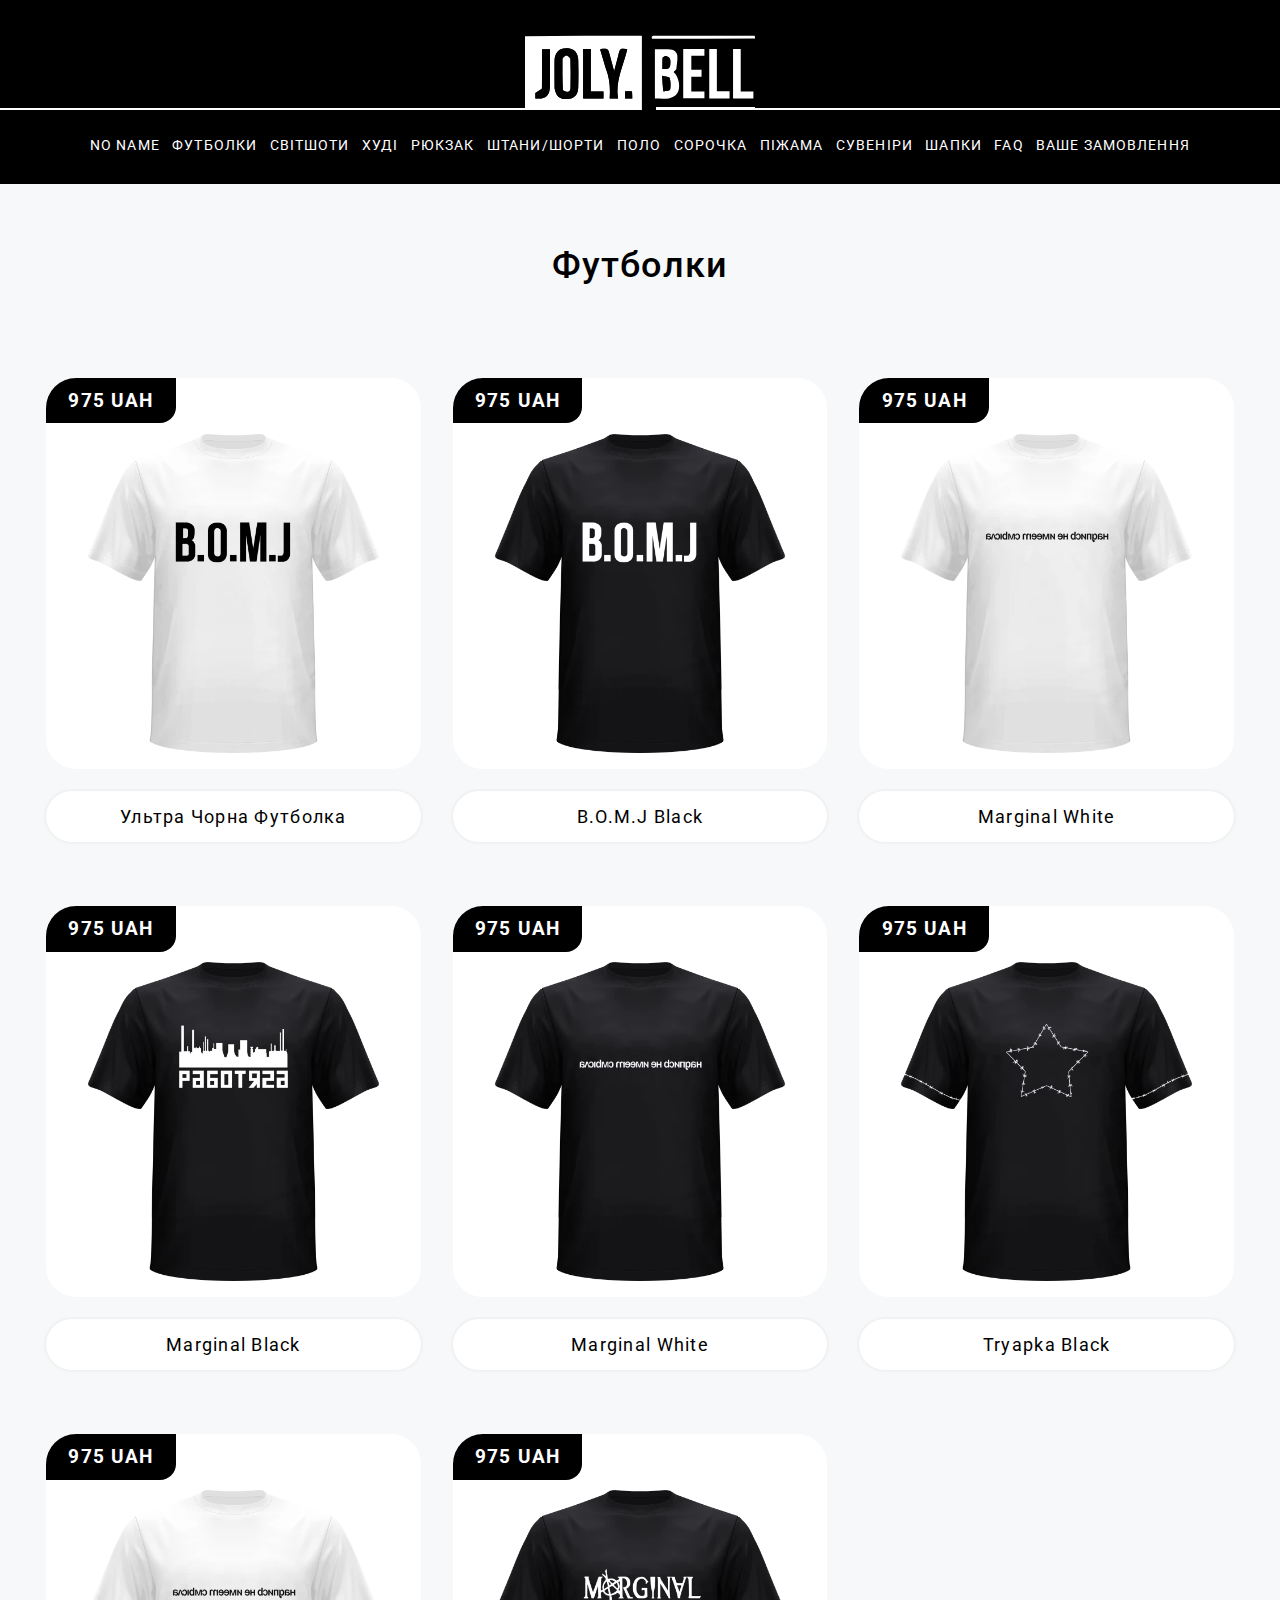
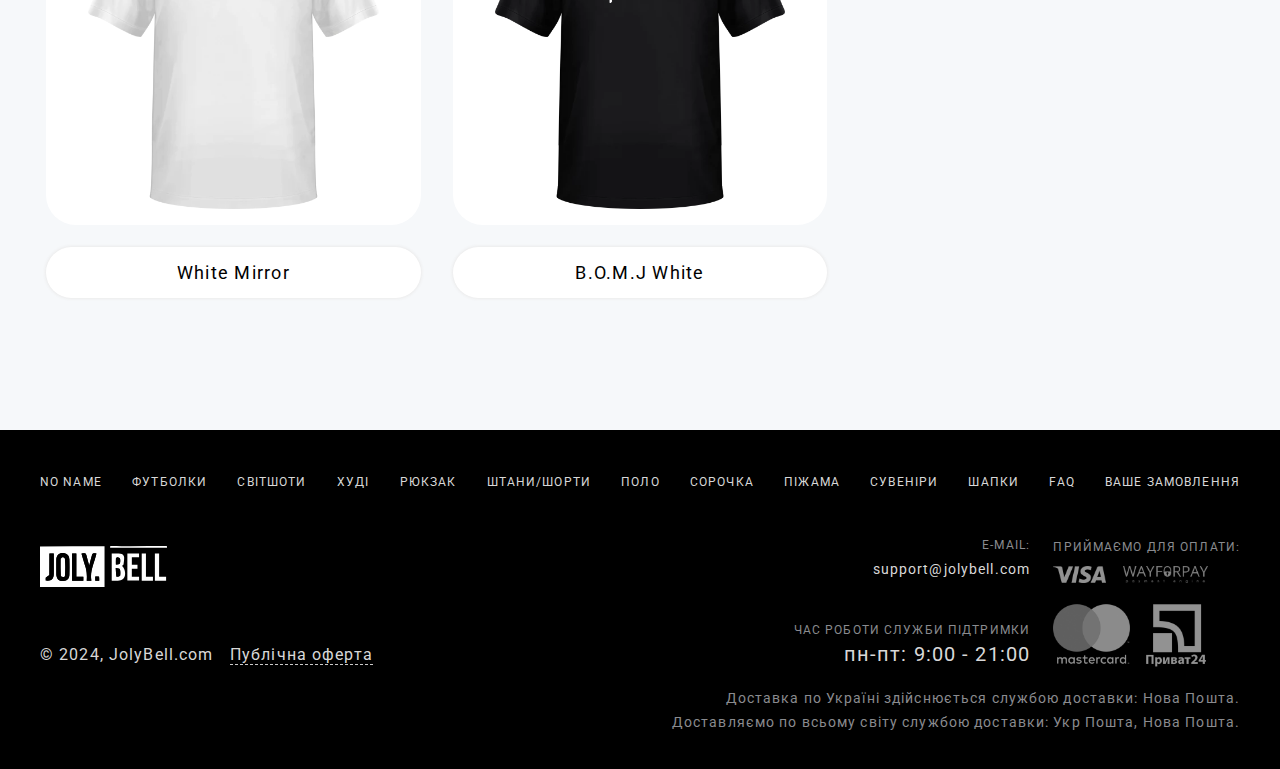
<file: index.html>
<!DOCTYPE html>
<html lang="en">
  <head>
    <meta charset="UTF-8" />
    <meta name="viewport" content="width=device-width, initial-scale=1.0" />
    <title>Document</title>
    <link rel="preconnect" href="https://fonts.googleapis.com">
    <link rel="preconnect" href="https://fonts.gstatic.com" crossorigin>
    <link href="https://fonts.googleapis.com/css2?family=Roboto:wght@400;500;700&display=swap" rel="stylesheet">
    <link rel="stylesheet" href="/styles/general.css"/>
    <link rel="stylesheet" href="/styles/header.css"/>
    <link rel="stylesheet" href="/styles/main.css">
    <link rel="stylesheet" href="styles/footer.css">
  </head>
  <body>
    <special-header></special-header>
    <main>
    <section class="category-section">
      <h2 style="color: black;">Футболки</h2>
      <div class="container">
      <div class="items-grid">
        <div class="item-card">
          <div class="picture-container">
            <img class="card-picture" src="/clothes-image/23krhtEjb4SgZcQ.webp" alt="">
            <div class="item-price">975 UAH</div>
              <button class="btn more-btn">
                Детальніше
                <svg class="arrow-right-svg" xmlns="http://www.w3.org/2000/svg" viewBox="0 0 32 32"><title>3-Arrow Right</title><g id="_3-Arrow_Right" data-name="3-Arrow Right"><path d="M31.71,15.29l-10-10L20.29,6.71,28.59,15H0v2H28.59l-8.29,8.29,1.41,1.41,10-10A1,1,0,0,0,31.71,15.29Z"/></g></svg>
              </button>
          </div>
          <button class="btn card-item-btn">
            Ультра Чорна Футболка
          </button> 
        </div>
        <a href="/product-page.html">
        <div class="item-card">
          <div class="picture-container">
            <img class="card-picture" src="/clothes-image/ucPsORdrx3gjKUU.webp" alt="">
            <div class="item-price">975 UAH</div>
            <button class="btn more-btn">
              Детальніше
              <svg class="arrow-right-svg" xmlns="http://www.w3.org/2000/svg" viewBox="0 0 32 32"><title>3-Arrow Right</title><g id="_3-Arrow_Right" data-name="3-Arrow Right"><path d="M31.71,15.29l-10-10L20.29,6.71,28.59,15H0v2H28.59l-8.29,8.29,1.41,1.41,10-10A1,1,0,0,0,31.71,15.29Z"/></g></svg>
            </button>
          </div>
            <button class="btn card-item-btn">
              B.O.M.J Black
            </button>
        </div>
        </a>
        <div class="item-card">
          <div class="picture-container">
            <img class="card-picture" src="/clothes-image/7Q5qXQH5C741iri.webp" alt="">
            <div class="item-price">975 UAH</div>
            <button class="btn more-btn">
              Детальніше
              <svg class="arrow-right-svg" xmlns="http://www.w3.org/2000/svg" viewBox="0 0 32 32"><title>3-Arrow Right</title><g id="_3-Arrow_Right" data-name="3-Arrow Right"><path d="M31.71,15.29l-10-10L20.29,6.71,28.59,15H0v2H28.59l-8.29,8.29,1.41,1.41,10-10A1,1,0,0,0,31.71,15.29Z"/></g></svg>
            </button>
          </div>
            <button class="btn card-item-btn">
              Marginal White
            </button>
        </div>
        <div class="item-card">
          <div class="picture-container">
            <img class="card-picture" src="/clothes-image/cog9X298tSXwlWm.webp" alt="">
            <div class="item-price">975 UAH</div>
              <button class="btn more-btn">
                Детальніше
                <svg class="arrow-right-svg" xmlns="http://www.w3.org/2000/svg" viewBox="0 0 32 32"><title>3-Arrow Right</title><g id="_3-Arrow_Right" data-name="3-Arrow Right"><path d="M31.71,15.29l-10-10L20.29,6.71,28.59,15H0v2H28.59l-8.29,8.29,1.41,1.41,10-10A1,1,0,0,0,31.71,15.29Z"/></g></svg>
              </button>
          </div>
            <button class="btn card-item-btn">
              Marginal Black
            </button>
          </button>
        </div>
        <div class="item-card">
          <div class="picture-container">
            <img class="card-picture" src="/clothes-image/DZRVnU3g5RWEgOu.webp" alt="">
            <div class="item-price">975 UAH</div>
            <button class="btn more-btn">
              Детальніше
              <svg class="arrow-right-svg" xmlns="http://www.w3.org/2000/svg" viewBox="0 0 32 32"><title>3-Arrow Right</title><g id="_3-Arrow_Right" data-name="3-Arrow Right"><path d="M31.71,15.29l-10-10L20.29,6.71,28.59,15H0v2H28.59l-8.29,8.29,1.41,1.41,10-10A1,1,0,0,0,31.71,15.29Z"/></g></svg>
            </button>
          </div>
            <button class="btn card-item-btn">
              Marginal White
            </button>
          </button>
        </div>
        <div class="item-card">
          <div class="picture-container">
            <img class="card-picture" src="/clothes-image/w48AXGb9ovFW6sE.webp" alt="">
            <div class="item-price">975 UAH</div>
            <button class="btn more-btn">
              Детальніше
              <svg class="arrow-right-svg" xmlns="http://www.w3.org/2000/svg" viewBox="0 0 32 32"><title>3-Arrow Right</title><g id="_3-Arrow_Right" data-name="3-Arrow Right"><path d="M31.71,15.29l-10-10L20.29,6.71,28.59,15H0v2H28.59l-8.29,8.29,1.41,1.41,10-10A1,1,0,0,0,31.71,15.29Z"/></g></svg>
            </button>
          </div>
            <button class="btn card-item-btn">
              Tryapka Black
            </button>
          </button>
        </div>
        <div class="item-card">
          <div class="picture-container">
            <img class="card-picture" src="/clothes-image/7Q5qXQH5C741iri.webp" alt="">
            <div class="item-price">975 UAH</div>
            <button class="btn more-btn">
              Детальніше
              <svg class="arrow-right-svg" xmlns="http://www.w3.org/2000/svg" viewBox="0 0 32 32"><title>3-Arrow Right</title><g id="_3-Arrow_Right" data-name="3-Arrow Right"><path d="M31.71,15.29l-10-10L20.29,6.71,28.59,15H0v2H28.59l-8.29,8.29,1.41,1.41,10-10A1,1,0,0,0,31.71,15.29Z"/></g></svg>
            </button>
          </div>
            <button class="btn card-item-btn">
              White Mirror
            </button>
          </button>
        </div>
        <div class="item-card">
          <div class="picture-container">
            <img class="card-picture" src="/clothes-image/9THrvo8ZaDcllU2.webp" alt="">
            <div class="item-price">975 UAH</div>
            <button class="btn more-btn">
              Детальніше
              <svg class="arrow-right-svg" xmlns="http://www.w3.org/2000/svg" viewBox="0 0 32 32"><title>3-Arrow Right</title><g id="_3-Arrow_Right" data-name="3-Arrow Right"><path d="M31.71,15.29l-10-10L20.29,6.71,28.59,15H0v2H28.59l-8.29,8.29,1.41,1.41,10-10A1,1,0,0,0,31.71,15.29Z"/></g></svg>
            </button>
          </div>
            <button class="btn card-item-btn">
              B.O.M.J White
            </button>
        </div>
      </div>
      </div>
    </section>
    </main>
    <special-footer></special-footer>
    <script src="script.js"></script>
  </body>
</html>
</file>
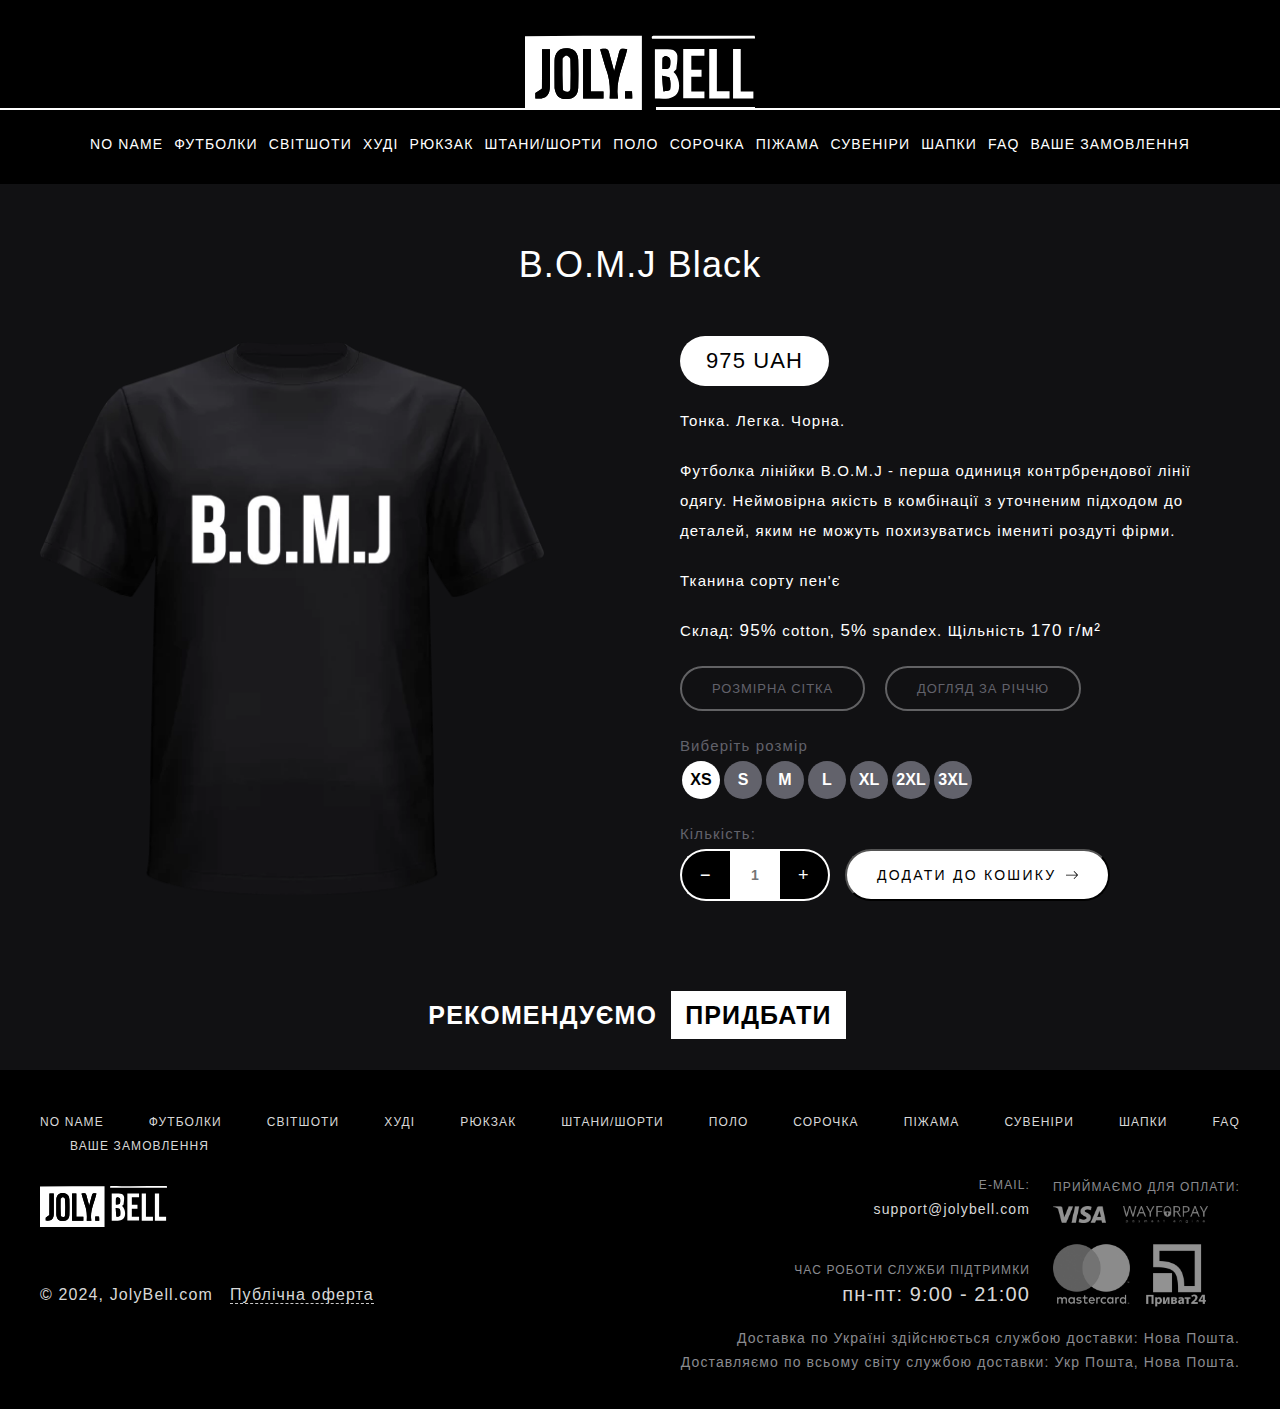
<file: product-page.html>
<!DOCTYPE html>
<html lang="en">
  <head>
    <meta charset="UTF-8" />
    <meta name="viewport" content="width=device-width, initial-scale=1.0">
    <title>Product</title>
    <link rel="stylesheet" href="/styles/general.css" />
    <link rel="stylesheet" href="/styles/header.css" />
    <link rel="stylesheet" href="/styles/product-page.css" />
    <link rel="stylesheet" href="styles/footer.css">
  </head>
  <body>
    <special-header></special-header>
    <main class="main">
      <section class="current-item-section">
        <h2 class="title">B.O.M.J Black</h2>
        <div class="current-item-grid">
          <div class="img-container">
            <img src="/clothes-image/ucPsORdrx3gjKUU.webp" alt="" />
          </div>
          <div class="item-info">
            <div class="main-info">
              <div class="price">975 UAH</div>
              <div>Тонка. Легка. Чорна.</div>
              <p>
                Футболка лінійки B.O.M.J - перша одиниця контрбрендової лінії
                одягу. Неймовірна якість в комбінації з уточненим підходом до
                деталей, яким не можуть похизуватись імениті роздуті фірми.
              </p>
              <div>Тканина сорту пен'є</div>
              <div>
                Склад: <span class="highlight">95%</span> cotton,
                <span class="highlight">5%</span> spandex. Щільність
                <span class="highlight">170 г/м&sup2;</span>
              </div>
            </div>
            <div class="treatment-info media-query">
              <button class="treatment-btn text-gray">РОЗМІРНА СІТКА</button>
              <button class="treatment-btn text-gray">ДОГЛЯД ЗА РІЧЧЮ</button>
            </div>
            <div class="sizes">
              <p class="text-gray flex-solo">Виберіть розмір</p>
              <div class="size-btn-media-queryper media-query">
                <button class="size-btn active">XS</button>
                <button class="size-btn">S</button>
                <button class="size-btn">M</button>
                <button class="size-btn">L</button>
                <button class="size-btn">XL</button>
                <button class="size-btn">2XL</button>
                <button class="size-btn">3XL</button>
              </div>
            </div>
            <div class="quantity-container">
              <p class="text-gray flex-solo">Кількість:</p>
              <div class="quantity-section media-query">
                <div class="quantity-controls">
                  <button class="minus-btn">&minus;</button>
                  <input type="text" class="quantity-input" placeholder="1" />
                  <button class="plus-btn">&plus;</button>
                </div>
                <button class="add-to-cart-btn">
                  ДОДАТИ ДО КОШИКУ
                  <svg
                    class="arrow-right-svg"
                    xmlns="http://www.w3.org/2000/svg"
                    viewBox="0 0 32 32"
                  >
                    <title>3-Arrow Right</title>
                    <g id="_3-Arrow_Right" data-name="3-Arrow Right">
                      <path
                        d="M31.71,15.29l-10-10L20.29,6.71,28.59,15H0v2H28.59l-8.29,8.29,1.41,1.41,10-10A1,1,0,0,0,31.71,15.29Z"
                      />
                    </g>
                  </svg>
                </button>
              </div>
            </div>
          </div>
        </div>
      </section>
      <section class="recommended">
        <h2>РЕКОМЕНДУЄМО <span class="h2-white">ПРИДБАТИ</span></h2>
        <div class="carousel">
          <ul class="slider">
            <li class="slide"></li>
            <li class="slide"></li>
            <li class="slide"></li>
          </ul>
        </div>
      </section>
    </main>
    <special-footer></special-footer>
    <script src="script.js"></script>
  </body>
</html>
</file>
<file: styles/general.css>
:root {
    --clr-white: #fff;
    --clr-dark: #111113;
    --clr-black: #000;
    --clr-gray: #8A8B8F;
}

* {
    font-family: 'Roboto', sans-serif;
    padding: 0;
    margin: 0;
    box-sizing: border-box;
    color: var(--clr-white);
}

ul { list-style: none; }

a { text-decoration:none; }

html {
    letter-spacing: .07em;
    scrollbar-width: none;
}

html button {
    letter-spacing: .07em;
}

body {
    background-color: var(--clr-dark);
}

img {
    max-width: 100%;
    display: block;
}

.arrow-right-svg {
    display: inline-flex;
    width: 12px;
}
</file>
<file: styles/header.css>
.logo {
    height: 100%;
    max-width: none;
    padding: 0;
    margin: 0;
}

.header {
    display: flex;
    flex-direction: column;
    align-items: center;
    color: white;
    padding: 36px 0px 0px;
    background: black;
    z-index: 899;
    width: 100%;
}

.header-first, 
.header-second {
    display: flex;
    justify-content: center;
    align-items: end;
    height: 74px;
    width: 100%;
}

.header-second {
    max-width: 1200px;
}

.header-first::before,
.header-first::after {
    content: '';
    background-color: #fff;
    height: 2px;
    width: 100%;
}

.under-logo-line {
    position: absolute;
    background-color: white;
    bottom: 0;
    height: 3px;
    right: 0;
    width: 43%;
}

.header-logo {
    position: relative;
    height: 80px;
}

.left-section-hr1 {
    display: none;
    height: 40px;
    align-items: center;
    gap: 25px;
    font-size: 16px;
    font-weight: 500;
}

.hamburger-menu > * {
    width: 35px;
    height: 2px;
    background-color: #fff;
    margin: 7px;
}

.header-nav {
    padding: 25px 50px 0px;
    height: 100%;
    width: 100svw;
}

.header-navigation {
    list-style: none;
    display: flex;
    flex-direction: row;
    justify-content: space-between;
    align-items: center;
}

.header-navigation li a {
    color: #fff;
    text-decoration: none;
    font-size: 14px;
    font-weight: 400;
    text-wrap: nowrap;
}


.sidebar {
    height: 0;
    opacity: 0;
    overflow: hidden;
    position: fixed;
    right: 0;
    top: 0;
    bottom: 0;
    width: 280px;
    background-color: #fff;
    transition: opacity 0.5s;
    overflow-y: auto;
    scrollbar-width: none;
    z-index: 999;
}

.sidebar * {
    color: rgba(0, 0, 0, 0.781);
}

.sidebar.open {
    opacity: 1;
    height: 100svh;
}

.sidebar-span {
    display: flex;
    align-items: center;
    justify-content: start;
    gap: 25px;
    font-size: 16px;
    font-weight: 500;
    padding: 0px 0px 0px 20px;
    margin-top: 26px;
    height: 50px;
    border-bottom: 1px solid rgb(231, 231, 231);
}

.sidebar li {
    list-style: none;
    text-decoration: none;
    padding:2px 0px 0px 10px ;
    border-bottom: 1px solid rgb(231, 231, 231);
}

.sidebar li a {
    display: block;
    height: 47px;
    text-decoration: none;
    font-size: 14px;
    color: rgba(0, 0, 0, 0.918);
    font-weight: 500;
    transition: color 0.5s;
}

.sidebar li a:hover {
    color: #a1a0a0;
}

.hide-sidebar {
    position: absolute;
    right: 10px;
    top: 10px;
    font-size: 14px;
}

@media screen and (max-width: 1240px) {
    .header-navigation li a {
        font-size: 12px;
    }
}

@media screen and (max-width: 1024px) {
    .header-second,
    .header-first::after,.header-first::before {
        display: none;
    }
    .header-first {
        justify-content: space-between;
        height: auto;
    }
    .header-logo {
        height: 40px;
    }
    .header {
        padding: 18px;
    }
    .under-logo-line { height: 1px; }
    .left-section-hr1, .currency {
        gap: 20px;
        display: flex;
    }
}

@media screen and (max-width: 450px) {
    .currency {
        display: none;
    }

    .sidebar {
        width: 100%;
        overflow-y: auto;
    }
}

@media screen and (min-width: 1025px) {
    .sidebar.open {
        opacity: 0;
        height: 0;
    }
}
</file>
<file: styles/main.css>
.category-section {
    display: flex;
    flex-direction: column;
    align-items: center;
    background-color: #F6F8FA;
    padding: 30px 0px 60px;
}

.category-section h2 {
    font-size: 36px;
    font-weight: 500;
}

.container {
    max-width: 1395px;
    width: 100%;
}

.items-grid {
    display: grid;
    grid-template-columns: repeat(auto-fit, minmax(min(100%, 350px), 1fr));
    margin-top: 24px;
}

.item-card {
    margin: 32px 16px;
}

.picture-container::after {
    opacity: 0;
    content: '';
    position: absolute;
    inset: 0;
    border-radius: 30px;
    background-color: rgb(0, 0, 0);
    transition: opacity 0.3s;
}

.item-card:hover .picture-container::after {
    opacity: 0.4;
}
.item-card:hover .card-item-btn {
    background-color: black;
    color: white;
}
.item-card:hover .more-btn{
    opacity: 1;
}

.picture-container {
    position: relative;
    padding: 56px 42px 16px;
    background-color: #fff;
    border-radius: 30px;
}

.item-price {
    position: absolute;
    left: 0;
    top: 0;
    background-color: black;
    border-radius: 30px 0px 16px 0px;
    color: #fff;
    font-size: 19px;
    font-weight: 700;
    padding: 3% 6%;

}

.btn {
    width: 100%;
    margin-top: 22px;
    background-color: #fff;
    color: black;
    font-size: 18px;
    padding: 15px 50px;
    border-radius: 9999px;
    border: none;
    box-shadow: 0px 0px 3px 1px rgb(235, 235, 235);
    transition: background-color 0.3s, color 0.3s;
}

.more-btn {
    opacity: 0;
    display: flex;
    justify-content: center;
    align-items: center;
    gap: 12px;
    position: absolute;
    inset: 0;
    margin: auto;
    width: fit-content;
    height: fit-content;
    background-color: #fff;
    color: black;
    font-size: 16px;
    z-index: 999;
    transition: opacity 0.3s;
}

.btn:hover {
    cursor: pointer;
}

@media screen and (min-width: 768px) {
    .category-section {
        padding: 30px 20px 100px;
    }
}

@media screen and (min-width: 1024px) {
    .category-section {
        padding: 60px 30px 100px;
    }
    .items-grid {
        margin-top: 60px;
    }
}

@media screen and (max-width: 767px) {
    .container {
        max-width: 450px;
    }
}
</file>
<file: styles/footer.css>
.footer {
    padding: 2.5rem;
    background-color: black;
}

.footer-content {
    display: flex;
    align-items: center;
    flex-direction: column;
    position: relative;
}

.footer-content > *{
    margin-top: 20px;
    font-size: 0.75rem;
}

.footer-content * {
    color: rgb(216, 216, 216);
    line-height: 1.5rem;
}

.footer__logo {
    width: 127px;
    height: 40px;
}

.footer__email-info {
    display: flex;
    flex-direction: column;
    align-items: center;
    line-height: 1.2em;
}

.email-pref {
    text-transform: uppercase;
    color: var(--clr-gray);
}

.email-content {
    font-size: 0.875rem;
}

.footer__work-hours {
    display: flex;
    flex-direction: column;
    align-items: center;
}

.work-hours-pref {
    color: var(--clr-gray);
    text-transform: uppercase;
}

.work-hours-content {
    font-size: 1.25rem;
}

.footer__payment-methods {
    display: flex;
    flex-direction: column;
    align-items: center;
}

.payment-methods-pref {
    color: var(--clr-gray);
    text-transform: uppercase;
}

.payment-methods-conent {
    display: flex;
    justify-content: space-between;
    width: 90vw;
    max-width: 320px;
    margin-top: 7px;
}

.payment-methods-conent
.private24-option-img, .mastercard-option-img{
    height: 64px;
    margin-top: 0;
}

.payment-methods-conent
.visa-option-img, .wayforpay-option-img {
    align-self: flex-end;
    height: 17px;
}

.licence-content {
    font-size: 1rem;
}

.agreement a {
    text-decoration: none;
    border-bottom: 1px dashed rgb(202, 201, 201);
    font-size: 1rem;
}

.footer__delivery {
    display: none;
}

.footer-nav {
    display: none;
}

@media screen and (min-width: 1025px) {
    .footer {
        height: 339px;
    }
    
    .footer-content {
        flex-direction: row;
        height: 100%;
        width: 100%;
    }

    .footer-content > * {
        margin: 0;
    }

    .footer__logo {
        position: absolute;
        top: 73px;
    }

    .licence-content {
        position: absolute;
        top: 173px;
        left: 0;
    }

    .agreement {
        position: absolute;
        left: 190px;
        top: 173px;
    }

    .footer__email-info {
        position: absolute;
        align-items: flex-end;
        bottom: 148px;
        right: 210px;
    }

    .footer__work-hours {
        position: absolute;
        align-items: flex-end;
        bottom: 63px;
        right: 210px;
    }

    .footer__payment-methods {
        position: absolute;
        align-items: flex-start;
        bottom: 62px;
        right: 0;
    }

    .payment-methods-conent {
        width: 155px;
        flex-wrap: wrap;
    }

    .payment-methods-conent
    .private24-option-img, .mastercard-option-img{
        height: 64px;
        margin-top: 20px;
    }

    .footer__delivery {
        display: block;
        position: absolute;
        bottom: -5px;
        right: 0;
        text-align: end;
        font-size: 0.875rem;
        color: var(--clr-gray);
    }

    .footer-nav {
        position: absolute;
        display: flex;
        justify-content: space-between;
        flex-wrap: wrap;
        width: 100%;
        top: 0;
    }

    .footer-nav li:not(:first-child) {
        margin-left: 30px;
    }
}


@media screen and (min-width: 1700px) {
    .footer {
        height: 269px;
    }
    
    .footer-nav {
        width: auto;
    }


}
</file>
<file: styles/product-page.css>
.current-item-section {
    display: flex;
    flex-direction: column;
    justify-content: center;
    align-items: center;
    padding: 30px 20px 100px;
}

.text-gray {
    color: #62626b;
}

.flex-solo {
    text-align: center;
}

.current-item-section .title {
    font-size: 36px;
    font-weight: 500
}

.current-item-grid {
    display: flex;
    flex-direction: column;
    align-items: center;
    gap: 40px;
    margin-top: 50px;
    max-width: 1500px;
}

.img-container {
    width: 50%;
}

.item-info  {
    line-height: 30px;
    font-size: 15px;
    max-width: 700px;
}

.main-info {
    text-align: center;
}


.item-info div:not(:first-child):not(:last-child) {
  margin: 20px 0px;  
}

.price {
    background-color: var(--clr-white);
    color: var(--clr-black);
    display: inline-block;
    font-size: 22px;
    font-weight: 500;
    padding: 10px 26px;
    border-radius: 9999px;
}

.highlight {
    font-size: 17px;
    font-weight: 400;
}

.treatment-info {
    gap: 20px;
}

.treatment-btn {
    background-color: transparent;
    padding: 13px 30px;
    border-radius: 9999px;
    border: 2px solid #626264;
    font-size: 13px;
    font-weight: 500;
}

.sizes .size-btn {
    background-color: #62626b;
    width: 38px;
    height: 38px;
    border: none;
    border-radius: 19px;
    font-size: 16px;
    letter-spacing: 0;
    font-weight: 700;
    margin-inline: 2px;
}

.sizes .active {
    background-color: var(--clr-white);
    color: var(--clr-black);
}

.media-query {
    display: flex;
    flex-direction: row;
    flex-wrap: wrap;
    justify-content: center;
}

.quantity-section {
    display: flex;
    flex-direction: row;
    gap: 15px;
}

.quantity-controls {
    display: grid;
    grid-template-columns: repeat(3, 50px);
    border-radius: 9999px;
}

.quantity-controls button {
    border: 2px solid var(--clr-white);
    background-color: var(--clr-black);
    font-size: 18px;
    font-weight: 300;
    padding: 12px 0px;
}

.quantity-controls .minus-btn {
  border-right: none;
  border-radius: 100px 0px 0px 100px;
}

.quantity-controls .plus-btn {
    border-left: none;
    border-radius: 0px 100px 100px 0px;
}

.quantity-input {
    border: none;
    border-top: 2px solid var(--clr-white);
    border-bottom: 2px solid var(--clr-white);
    text-align: center;
    font-size: 14px;
    font-weight: 700;
    color: var(--clr-black);
}

.quantity-input:focus {
    outline: none;
}

.add-to-cart-btn {
    display: flex;
    flex-direction: row;
    align-items: center;
    justify-content: center;
    gap: 10px;
    background-color: var(--clr-white);
    color: var(--clr-black);
    font-size: 14px;
    letter-spacing: 0.14rem;
    font-weight: 400;
    padding: 16px 30px;
    border-radius: 9999px;
}

.recommended {
    display: flex;
    flex-direction: column;
    align-items: center;
    justify-content: center;
    gap: 40px;
}

.recommended h2 {
    font-size: 16px;
}

.recommended .h2-white {
    background-color: var(--clr-white);
    color: var(--clr-black);
    padding: 10px 14px;
    margin: 6px;
}

@media screen and (min-width: 1024px) {
    .current-item-grid {
        display: grid;
        grid-template-columns: repeat(2, 1fr);
        margin-top: 80px 0px 0px;
        gap: 80px;
    }
    .img-container {
        width: 90%;
    }
    .current-item-section {
        padding: 60px 40px 100px;
    }
    .recommended h2 {
        font-size: 25px;
    }
    .main-info, .current-item-section p {
        text-align: unset;
    }
    .media-query {
        justify-content: inherit;
    }
}
</file>
